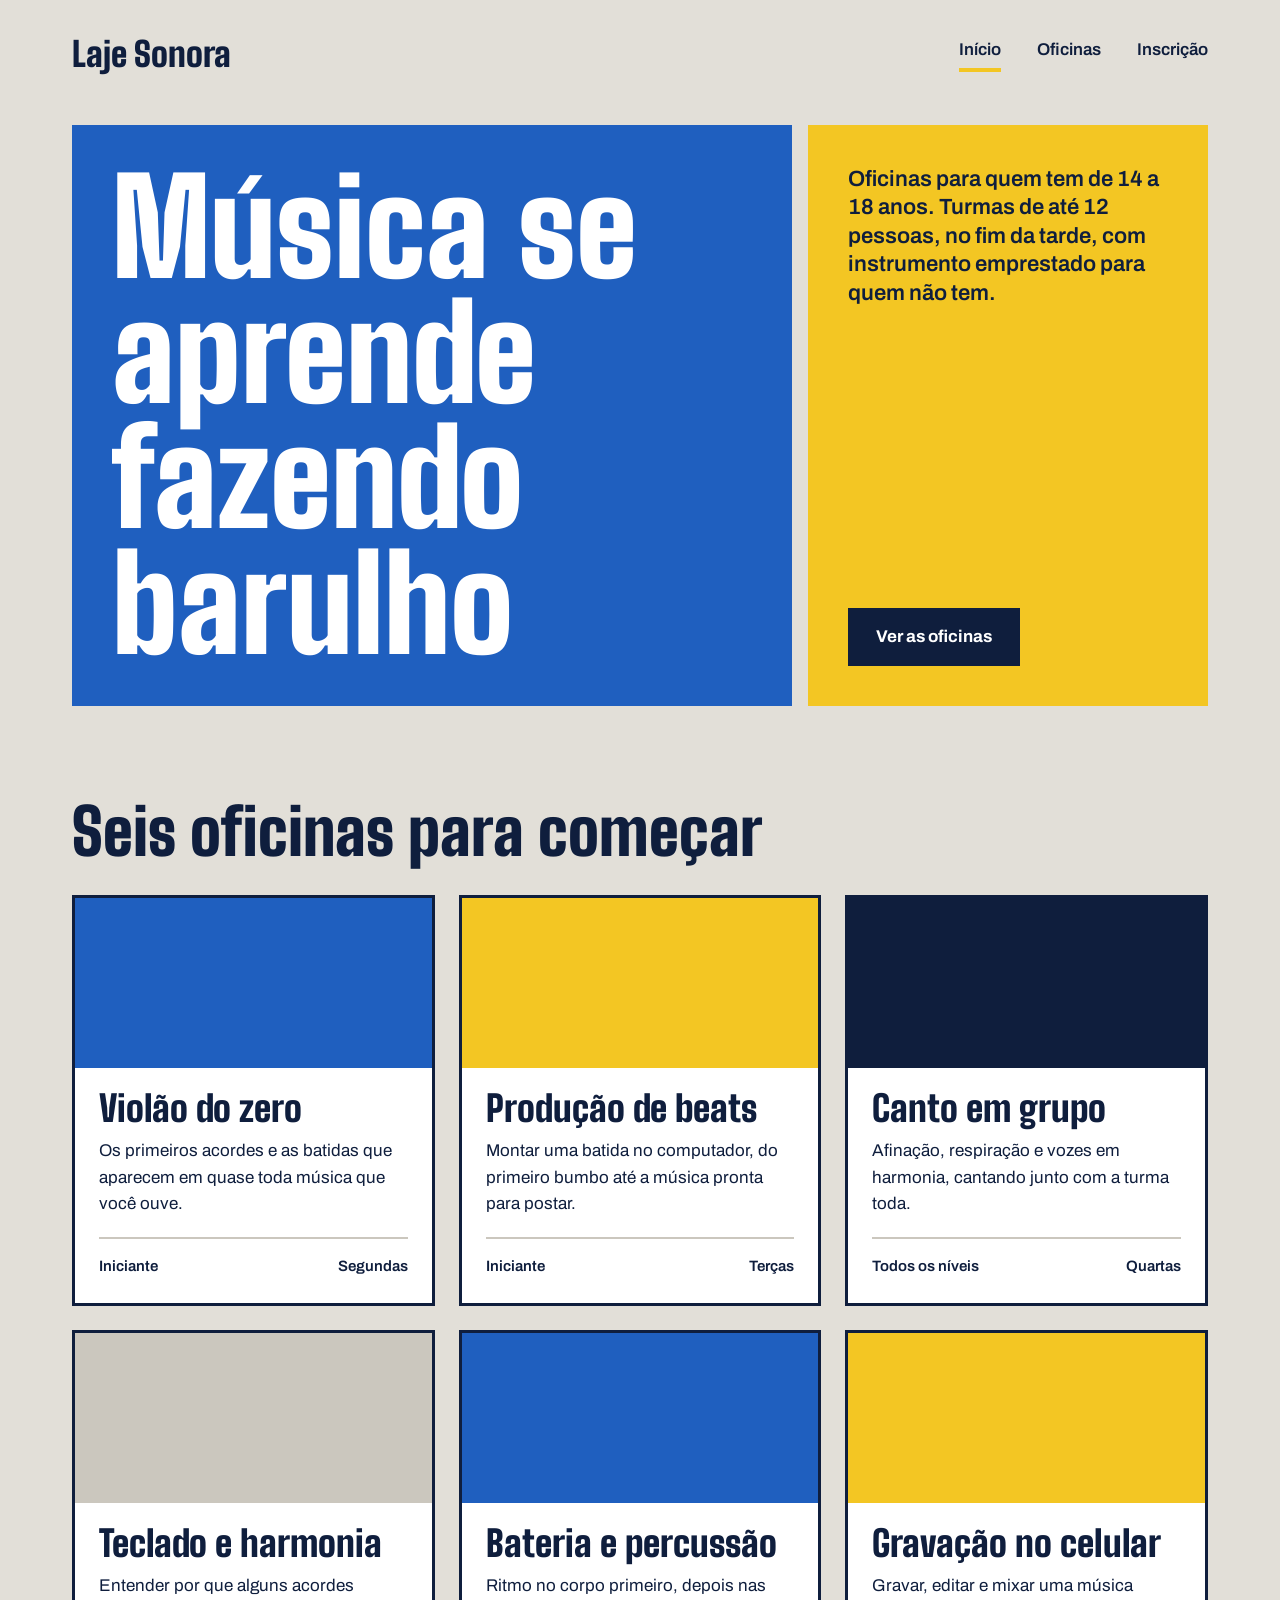
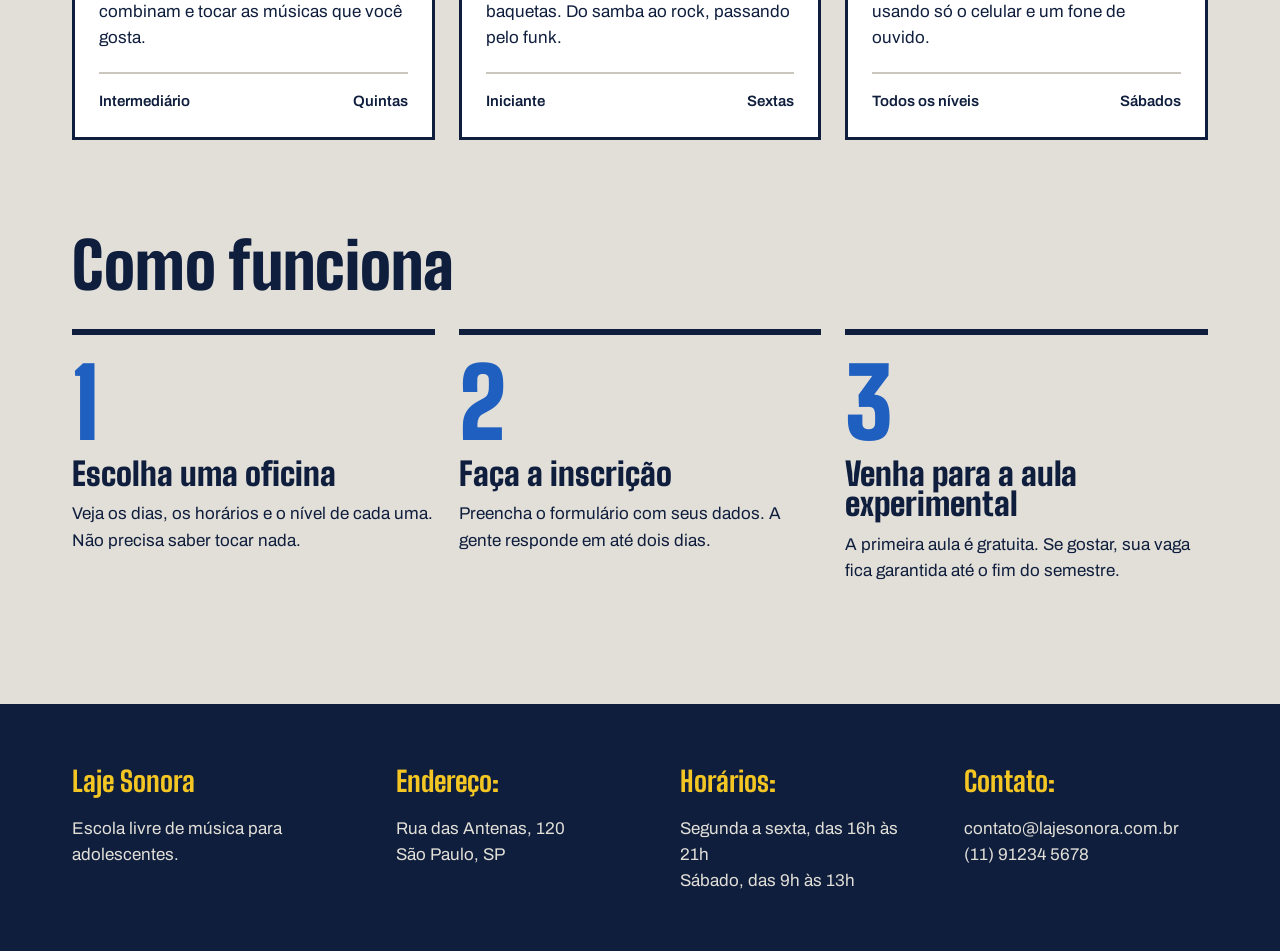
<file: index.html>
<!DOCTYPE html>
<html lang="pt-BR">
<head>
    <meta charset="UTF-8">
    <meta name="viewport" content="width=device-width, initial-scale=1.0">
    <link rel="stylesheet" href="index.css">
    <title>Laje sonora | início</title>

    <link rel="preconnect" href="https://fonts.googleapis.com">
    <link rel="preconnect" href="https://fonts.gstatic.com" crossorigin>
    <link href="https://fonts.googleapis.com/css2?family=Archivo:ital,wght@0,100..900;1,100..900&family=Big+Shoulders:opsz,wght@10..72,100..900&display=swap" rel="stylesheet">
</head>
<body>
    <header class="conteudo topo">
        <a href="index.html" class="logo">
            Laje Sonora
        </a>

        <nav class="menu">
            <a href="./index.html" class="atual">Início</a>
            <a href="./oficina.html">Oficinas</a>
            <a href="./inscricao.html">Inscrição</a>
        </nav>
    </header>

    <main>
        <section class="conteudo cartazes">
            <div class="cartaz cartaz-principal">
                <h1>Música se aprende fazendo barulho</h1>
            </div>
            <div class="cartaz cartaz-lateral">
                <p>Oficinas para quem tem de 14 a 18 anos. Turmas de até 12 pessoas, no fim da tarde, com instrumento emprestado para quem não tem.</p>
                <a href="./oficina.html" class="botao">Ver as oficinas</a>
            </div>
        </section>
        <section class="conteudo secao">
            <h2 class="titulo-secao">Seis oficinas para começar</h2>
            <div class="cards">
                <article class="card">
                    <div class="foto foto-azul"></div>
                    <div class="card-texto">
                        <h3>Violão do zero</h3>
                        <p>Os primeiros acordes e as batidas que aparecem em quase toda música que você ouve.</p>
                        <div class="card-info">
                            <span>Iniciante</span>
                            <span>Segundas</span>
                        </div>
                    </div>
                </article>
                <article class="card">
                    <div class="foto foto-amarela"></div>
                    <div class="card-texto">
                        <h3>Produção de beats</h3>
                        <p>Montar uma batida no computador, do primeiro bumbo até a música pronta para postar.</p>
                        <div class="card-info">
                            <span>Iniciante</span>
                            <span>Terças</span>
                        </div>
                    </div>
                </article>
                <article class="card">
                    <div class="foto foto-tinta"></div>
                    <div class="card-texto">
                        <h3>Canto em grupo</h3>
                        <p>Afinação, respiração e vozes em harmonia, cantando junto com a turma toda.</p>
                        <div class="card-info">
                            <span>Todos os níveis</span>
                            <span>Quartas</span>
                        </div>
                    </div>
                </article>
                <article class="card">
                    <div class="foto foto"></div>
                    <div class="card-texto">
                        <h3>Teclado e harmonia</h3>
                        <p>Entender por que alguns acordes combinam e tocar as músicas que você gosta.</p>
                        <div class="card-info">
                            <span>Intermediário</span>
                            <span>Quintas</span>
                        </div>
                    </div>
                </article>
                <article class="card">
                    <div class="foto foto-azul"></div>
                    <div class="card-texto">
                        <h3>Bateria e percussão</h3>
                        <p>Ritmo no corpo primeiro, depois nas baquetas. Do samba ao rock, passando pelo funk.</p>
                        <div class="card-info">
                            <span>Iniciante</span>
                            <span>Sextas</span>
                        </div>
                    </div>
                </article>
                <article class="card">
                    <div class="foto foto-amarela"></div>
                    <div class="card-texto">
                        <h3>Gravação no celular</h3>
                        <p>Gravar, editar e mixar uma música usando só o celular e um fone de ouvido.</p>
                        <div class="card-info">
                            <span>Todos os níveis</span>
                            <span>Sábados</span>
                        </div>
                    </div>
                </article>
            </div>
        </section>
        <section class="conteudo secao">
            <h2 class="titulo-secao">Como funciona</h2>
            <div class="passos">
                <div class="passo">
                    <p class="passo-numero">1</p>
                    <h3>Escolha uma oficina</h3>
                    <p>Veja os dias, os horários e o nível de cada uma. Não precisa saber tocar nada.</p>
                </div>
                <div class="passo">
                    <p class="passo-numero">2</p>
                    <h3>Faça a inscrição</h3>
                    <p>Preencha o formulário com seus dados. A gente responde em até dois dias.</p>
                </div>
                <div class="passo">
                    <p class="passo-numero">3</p>
                    <h3>Venha para a aula experimental</h3>
                    <p>A primeira aula é gratuita. Se gostar, sua vaga fica garantida até o fim do semestre.</p>
                </div>
            </div>
        </section>
    </main>
    <footer class="rodape">
        <div class="conteudo rodape-colunas">
            <div class="rodape-coluna">
                <h4>Laje Sonora</h4>
                <p>Escola livre de música para adolescentes.</p>
            </div>
            <br>
            <div class="rodape-coluna">
                <h4>Endereço:</h4>
                <p>Rua das Antenas, 120 <br> São Paulo, SP</p>
            </div>            
            <div class="rodape-coluna">
                <h4>Horários:</h4>
                <p>Segunda a sexta, das 16h às 21h <br> Sábado, das 9h às 13h</p>
            </div>            
            <div class="rodape-coluna">
                <h4>Contato:</h4>
                <p>contato@lajesonora.com.br <br> (11) 91234 5678</p>
            </div>            
        </div>
    </footer>
</body>
</html>
</file>
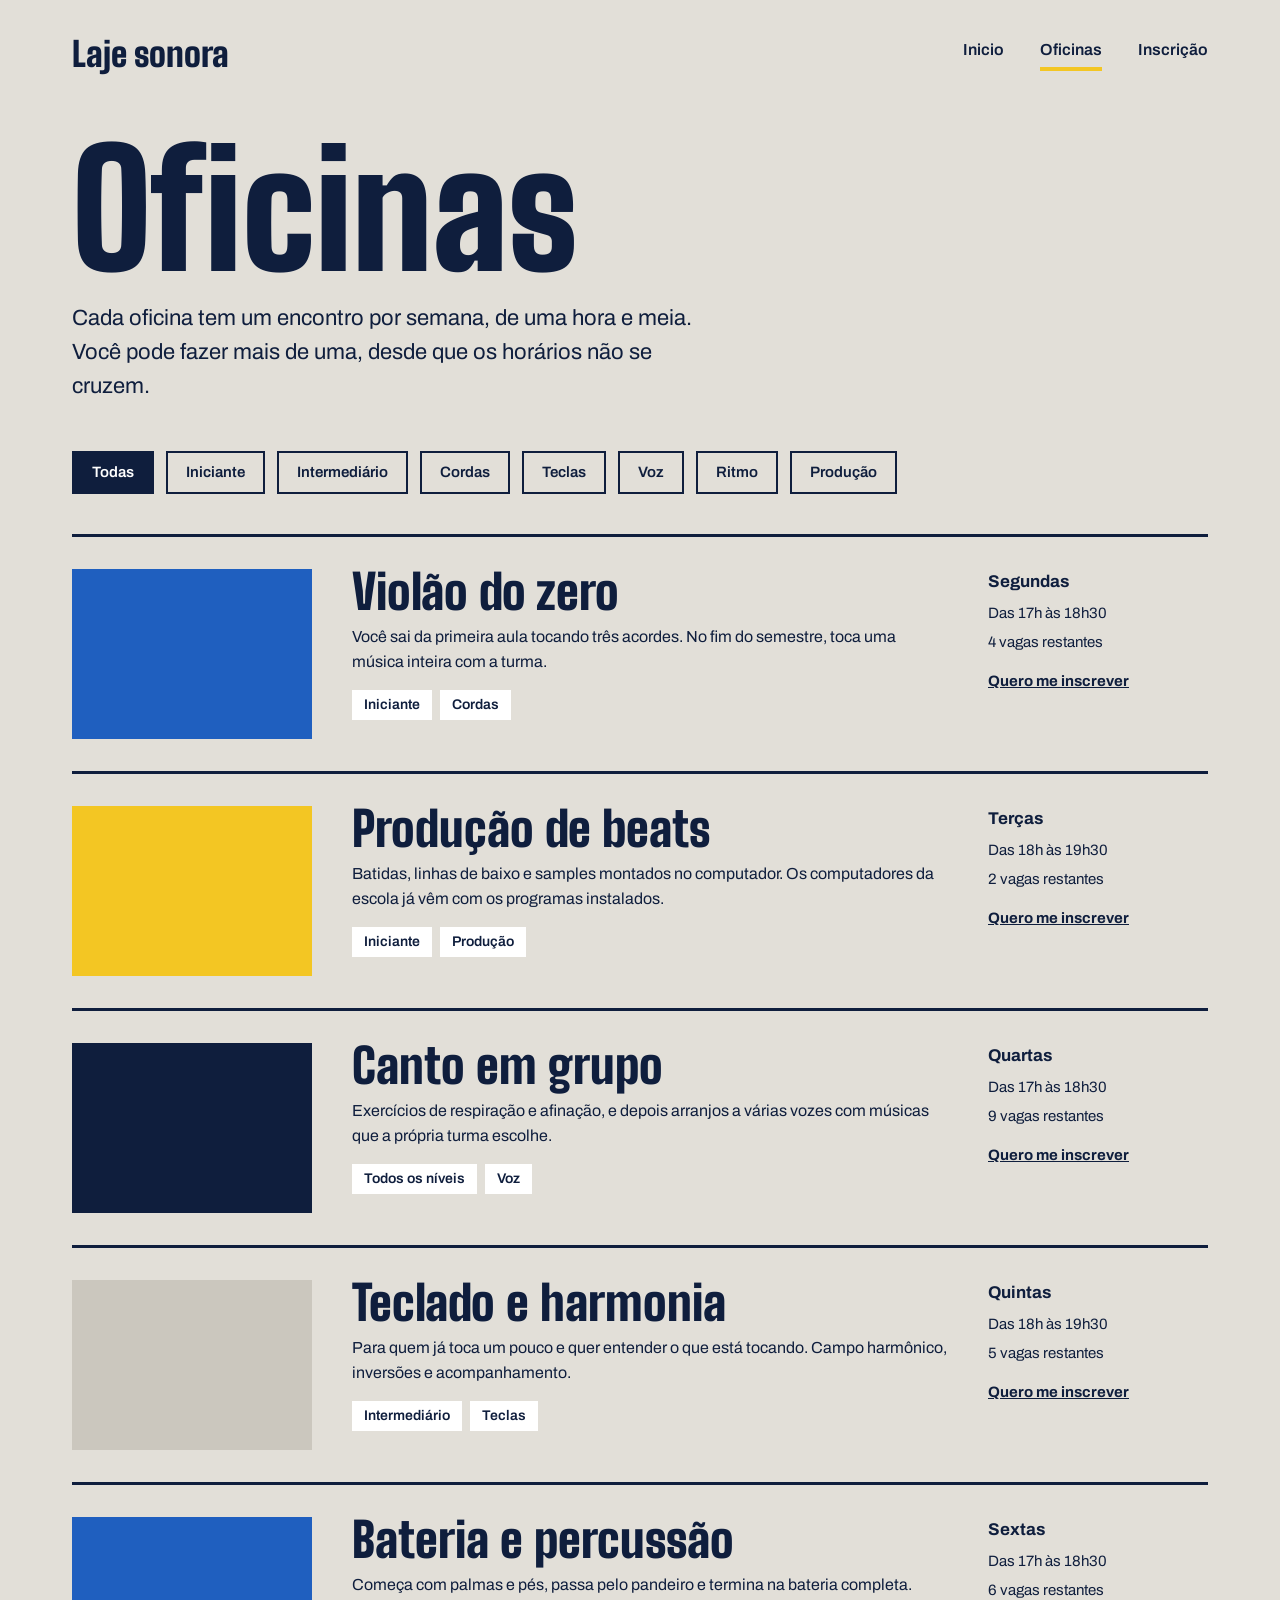
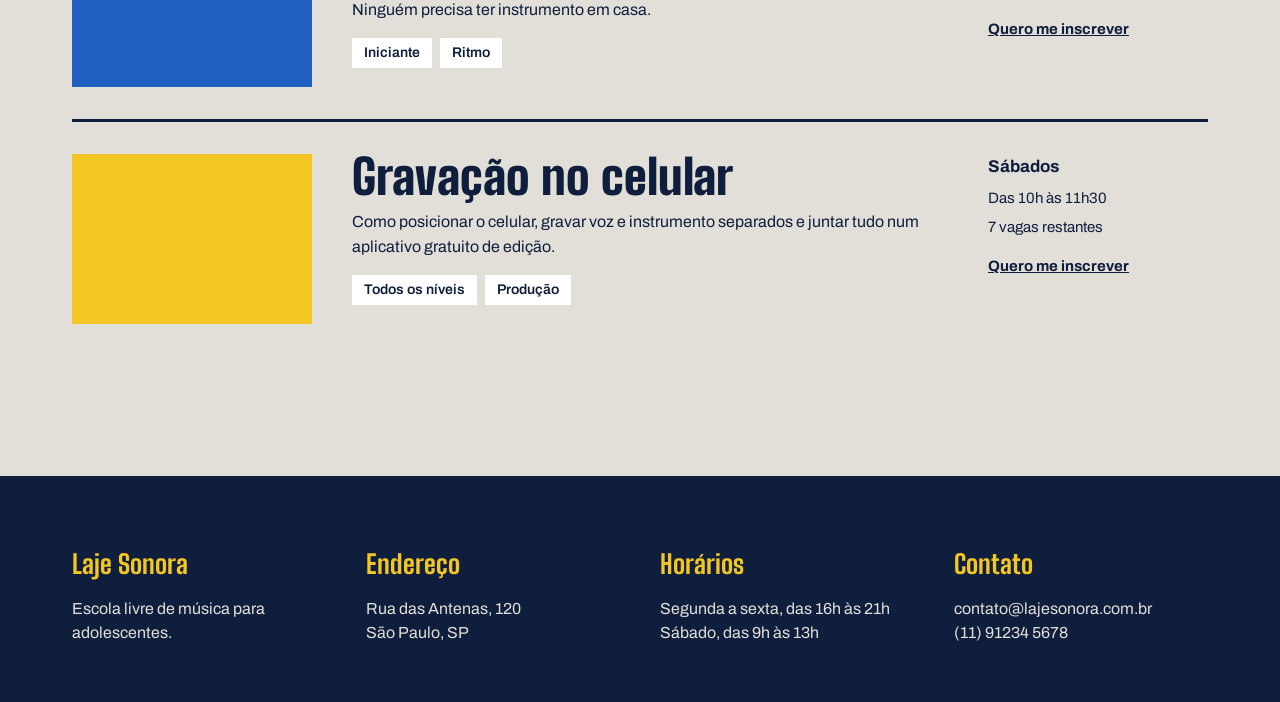
<file: oficina.html>
<!DOCTYPE html>
<html lang="pt-BR">

<head>
    <meta charset="UTF-8">
    <meta name="viewport" content="width=device-width, initial-scale=1.0">
    <title>Laje Sonora | Oficinas</title>
    <link rel="preconnect" href="https://fonts.googleapis.com">
    <link rel="preconnect" href="https://fonts.gstatic.com" crossorigin>
    <link
        href="https://fonts.googleapis.com/css2?family=Archivo:ital,wght@0,100..900;1,100..900&family=Big+Shoulders:opsz,wght@10..72,100..900&display=swap"
        rel="stylesheet">
    <link rel="stylesheet" href="oficina.css">


</head>

<body>
    <header class="conteudo topo">
        <a href="index.html" class="logo">Laje sonora</a>
        <nav class="menu">
            <a href="index.html">Inicio</a>
            <a href="oficina.html" class="atual">Oficinas</a>
            <a href="inscricao.html">Inscrição</a>
        </nav>
    </header>
    <main class="conteudo">
        <h1 class="titulo-pagina">Oficinas</h1>
        <p class="subtitulo-pagina">Cada oficina tem um encontro por semana, de uma hora e meia. Você pode fazer mais de
            uma, desde que os horários não se cruzem.</p>
        <div class="filtros">
            <span class="filtro  ativo">Todas</span>
            <span class="filtro">Iniciante</span>
            <span class="filtro">Intermediário</span>
            <span class="filtro">Cordas</span>
            <span class="filtro">Teclas</span>
            <span class="filtro">Voz</span>
            <span class="filtro">Ritmo</span>
            <span class="filtro">Produção</span>
        </div>
        <div class="lista">

            <article class="oficina">
                <div class="foto foto-azul"></div>
                <div class="oficina-texto">
                    <h2>Violão do zero</h2>
                    <p>Você sai da primeira aula tocando três acordes. No fim do semestre, toca uma música inteira com a
                        turma.</p>
                    <div class="etiquetas">
                        <span class="etiqueta">Iniciante</span>
                        <span class="etiqueta">Cordas</span>
                    </div>
                </div>

                <div class="oficina-detalhes">
                    <strong>Segundas</strong>
                    <span>Das 17h às 18h30</span>
                    <span>4 vagas restantes</span>
                    <a href="inscricao.html">Quero me inscrever</a>
                </div>

            </article>
            <article class="oficina">
                <div class="foto foto-amarela"></div>
                <div class="oficina-texto">
                    <h2>Produção de beats</h2>
                    <p>Batidas, linhas de baixo e samples montados no computador. Os computadores da escola já vêm com
                        os programas instalados.</p>
                    <div class="etiquetas">
                        <span class="etiqueta">Iniciante</span>
                        <span class="etiqueta">Produção</span>
                    </div>
                </div>
                <div class="oficina-detalhes">
                    <strong>Terças</strong>
                    <span>Das 18h às 19h30</span>
                    <span>2 vagas restantes</span>
                    <a href="inscricao.html">Quero me inscrever</a>
                </div>

            </article>
            <article class="oficina">
                <div class="foto foto-tinta"></div>
                <div class="oficina-texto">
                    <h2>Canto em grupo</h2>
                    <p>Exercícios de respiração e afinação, e depois arranjos a várias vozes com músicas que a própria
                        turma escolhe.</p>
                    <div class="etiquetas">
                        <span class="etiqueta">Todos os níveis</span>
                        <span class="etiqueta">Voz</span>
                    </div>
                </div>
                <div class="oficina-detalhes">
                    <strong>Quartas</strong>
                    <span>Das 17h às 18h30</span>
                    <span>9 vagas restantes</span>
                    <a href="inscricao.html">Quero me inscrever</a>
                </div>

            </article>
            <article class="oficina">
                <div class="foto foto"></div>
                <div class="oficina-texto">
                    <h2>Teclado e harmonia</h2>
                    <p>Para quem já toca um pouco e quer entender o que está tocando. Campo harmônico, inversões e
                        acompanhamento.</p>
                    <div class="etiquetas">
                        <span class="etiqueta">Intermediário</span>
                        <span class="etiqueta">Teclas</span>
                    </div>
                </div>
                <div class="oficina-detalhes">
                    <strong>Quintas</strong>
                    <span>Das 18h às 19h30</span>
                    <span>5 vagas restantes</span>
                    <a href="inscricao.html">Quero me inscrever</a>
                </div>

            </article>
            <article class="oficina">
                <div class="foto foto-azul"></div>
                <div class="oficina-texto">
                    <h2>Bateria e percussão</h2>
                    <p>Começa com palmas e pés, passa pelo pandeiro e termina na bateria completa. Ninguém precisa ter
                        instrumento em casa.</p>
                    <div class="etiquetas">
                        <span class="etiqueta">Iniciante</span>
                        <span class="etiqueta">Ritmo</span>
                    </div>
                </div>
                <div class="oficina-detalhes">
                    <strong>Sextas</strong>
                    <span>Das 17h às 18h30</span>
                    <span>6 vagas restantes</span>
                    <a href="inscricao.html">Quero me inscrever</a>
                </div>

            </article>
            <article class="oficina">
                <div class="foto foto-amarela"></div>
                <div class="oficina-texto">
                    <h2>Gravação no celular</h2>
                    <p>Como posicionar o celular, gravar voz e instrumento separados e juntar tudo num aplicativo
                        gratuito de edição.</p>
                    <div class="etiquetas">
                        <span class="etiqueta">Todos os níveis</span>
                        <span class="etiqueta">Produção</span>
                    </div>
                </div>
                <div class="oficina-detalhes">
                    <strong>Sábados</strong>
                    <span>Das 10h às 11h30</span>
                    <span>7 vagas restantes</span>
                    <a href="inscricao.html">Quero me inscrever</a>
                </div>

            </article>
        </div>
    </main>
    <footer class="rodape">
        <div class="conteudo rodape-colunas">
            <div class="rodape-coluna">
                <h4>Laje Sonora</h4>
                <p>Escola livre de música para <br>adolescentes. </p>
            </div>
            <div class="rodape-coluna">
                <h4>Endereço</h4>
                <p>Rua das Antenas, 120 <br>São Paulo, SP </p>
            </div>
            <div class="rodape-coluna">
                <h4>Horários</h4>
                <p>Segunda a sexta, das 16h às 21h <br>Sábado, das 9h às 13h </p>
            </div>
            <div class="rodape-coluna">
                <h4>Contato</h4>
                <p>contato@lajesonora.com.br <br>(11) 91234 5678 </p>
            </div>
        </div>
    </footer>
</body>

</html>
</file>
<file: index.css>
* {
    margin: 0;
    padding: 0;
    box-sizing: border-box;
}

:root {
    --concreto:#E2DFD8;
    --concreto-escuro:#CBC7BE;
    --tinta:#0F1E3D;
    --caixa-dagua:#1F5FBF;
    --fita:#F3C623;
    --branco:#FFFFFF;
    --fonte-cartaz:"Big Shoulders", "Arial Narrow", sans-serif;
    --fonte-texto:"Archivo", Arial, sans-serif;
}

body {
    background-color: var(--concreto);
    color: var(--tinta);
    font-family: var(--fonte-texto);
    font-size: 17px;
    line-height: 1.55;
}

a {
    color:inherit
}

h1, h2, h3 {
    font-family: var(--fonte-cartaz);
    font-weight: 900;
    line-height: 0.95;
}

.conteudo {
    max-width: 1200px;
    margin-inline: auto;
    padding-inline: 32px;
}

.topo {
    padding-block: 28px;
    display: flex;
    justify-content: space-between;
    align-items: center;
}

.logo {
    font-family: var(--fonte-cartaz);
    font-size: 34px;
    font-weight: 900;
    text-decoration: none;
}

.menu {
    display: flex;
    gap: 36px;
}

.menu a {
    font-weight: 600;
    text-decoration: none;
    padding-bottom: 4px;
    border-bottom: 4px solid transparent;
}

.menu a:hover {
    border-bottom-color: var(--tinta);
}

.menu a.atual {
    border-bottom-color: var(--fita);
}

.cartazes {
    margin-top: 16px;
    display: flex;
    gap: 16px;
}

.cartaz {
    padding: 40px;
}

.cartaz-principal {
    background-color: var(--caixa-dagua);
    color: var(--branco);
    flex: 2;
}

.cartaz-principal h1 {
    font-size: 132px;
    max-width: 9ch;
}

.cartaz-lateral {
    background-color: var(--fita);
    flex: 1;
    display: flex;
    flex-direction: column;
    justify-content: space-between;
    gap: 32px;
    align-items: flex-start;
}

.cartaz-lateral p {
    font-size: 22px;
    font-weight: 600;
    line-height: 1.3;
}

.botao {
    background-color: var(--tinta);
    color: var(--branco);
    font-weight: 700;
    text-decoration: none;
    padding-top: 16px;
    padding-bottom: 16px;
    padding-left: 28px;
    padding-right: 28px;
    border: none;
    font-family: var(--fonte-texto);
    font-size: 17px;
    cursor: pointer;
}

.botao:hover {
    background-color: var(--caixa-dagua);
}

.secao {
    margin-top: 96px;
}

.titulo-secao {
    font-size: 64px;
    margin-bottom: 32px;    
}

.cards {
    display: flex;
    flex-wrap: wrap;
    gap: 24px;  
}

.card {
    background-color: var(--branco);
    border: 3px solid var(--tinta);
    flex: 1 1 340px;
}

.card .foto {
    height: 170px;
}

.foto {
    background-color: var(--concreto-escuro);
}

.foto-azul {
    background-color: var(--caixa-dagua);
}

.foto-amarela {
    background-color: var(--fita);
}

.foto-tinta {
    background-color: var(--tinta);
}

.card-texto {
    padding: 24px;
}

.card h3 {
    font-size: 36px;
    margin-bottom: 12px;
}

.card-info {
    margin-top: 20px;
    padding-top: 16px;
    border-top: 2px solid var(--concreto-escuro);
    font-weight: 600;
    font-size: 15px;
    display: flex;
    justify-content: space-between;
}

.passos {
    display: flex;
    gap: 24px;
}

.passo {
    border-top: 6px solid var(--tinta);
    padding-top: 20px;
    flex: 1;
}

.passo-numero {
    font-family: var(--fonte-cartaz);
    font-size: 96px;
    font-weight: 900;
    line-height: 1;
    color: var(--caixa-dagua);
}

.passo h3 {
    font-size: 32px;
    margin-block: 8px 12px;
}

.rodape {
    margin-top: 120px;
    background-color: var(--tinta);
    color: var(--concreto);
    padding-block: 56px;
}

.rodape-colunas {
    display: flex;
    gap: 40px;
}

.rodape-coluna {
    flex: 1;
}

.rodape h4 {
    font-family: var(--fonte-cartaz);
    font-size: 28px;
    color: var(--fita);
    margin-bottom: 12px;
}
</file>
<file: oficina.css>
* {
    margin: 0;
    padding: 0;
    box-sizing: border-box;

}

:root {
    --concreto: #E2DFD8;
    --concreto-escuro: #CBC7BE;
    --tinta: #0F1E3D;
    --caixa-dagua: #1F5FBF;
    --fita: #F3C623;
    --branco: #FFFFFF;
    --fonte-cartaz: "Big Shoulders", "Arial Narrow", sans-serif;
    --fonte-texto: "Archivo", Arial, sans-serif;

}

body {
    background-color: var(--concreto);
    color: var(--tinta);
    font-family: var(--fonte-texto);

    font-size: 17;
    line-height: 1.55;

}

a {

    color: inherit
}

h1,
h2,
h3 {

    font-family: var(--fonte-cartaz);
    font-weight: 900;
    line-height: 0.95;
}

.conteudo {

    max-width: 1200px;
    margin-inline: auto;
    padding-inline: 32px;
}

.topo {
    padding-block: 28px;
    display: flex;
    justify-content: space-between;
    align-items: center;
}

.logo {
    font-family: var(--fonte-cartaz);
    font-size: 34px;
    font-weight: 900;
    text-decoration: none;
}

.menu {
    display: flex;
    gap: 36px;

    a {
        font-weight: 600;
        text-decoration: none;
        padding-bottom: 4px;
        border-bottom: 4px solid transparent;
    }
}

.menu a:hover {
    border-bottom-color: var(--tinta);
}

.menu a.atual {
    border-bottom-color: var(--fita);
}

.rodape {
    margin-top: 120px;
    background: var(--tinta);
    color: var(--concreto);
    padding-block: 56px;
}

.rodape-colunas {
    display: flex;
    gap: 40px;
}

.rodape-coluna {
    flex: 1;
}

.rodape h4 {
    font-family: var(--fonte-cartaz);
    font-size: 26px;
    color: var(--fita);
    margin-block: 12px;
}

.foto {
    background-color: var(--concreto-escuro);
}

.foto-azul {
    background-color: var(--caixa-dagua);
}

.foto-amarela {
    background-color: var(--fita);
}

.foto-tinta {
    background-color: var(--tinta);
}

.titulo-pagina {
    font-size: 160px;
    margin-top: 24px;
}

.subtitulo-pagina {
    font-size: 22px;
    max-width: 640px;
    margin-top: 16px;
}

.filtros {
    display: flex;
    margin-top: 48px;

    flex-wrap: wrap;
    gap: 12px;
}

.filtro {
    border: solid 2px var(--tinta);
    padding-block: 8px;
    padding-inline: 18px;
    font-weight: 600;
    font-size: 15px;
}

.filtro.ativo {
    background: var(--tinta);
    color: var(--branco);
}

.lista {
    margin-top: 40px;
}

.oficina {
    padding-block: 32px;
    border-top: 3px solid var(--tinta);
    display: flex;
    justify-content: center;
    gap: 40px;
}

.oficina .foto {
    width: 240px;
    height: 170px;
    flex-shrink: 0;
}

.oficina-texto {
    flex: 1;

}

.oficina h2 {
    font-size: 48px;
    margin-bottom: 10px;
}

.etiquetas {
    margin-top: 16px;
    display: flex;
    gap: 8px;

}

.etiqueta {
    background: var(--branco);
    padding-block: 4px;
    padding-inline: 12px;
    font-size: 14px;
    font-weight: 600;


}

.oficina-detalhes {
    width: 220px;
    font-size: 15px;
    display: flex;
    flex-direction: column;
    gap: 6px;
}

.oficina-detalhes strong {
    font-size: 17px;

}

.oficina-detalhes a {
    margin-top: 10px;
    font-weight: 700;
}
</file>
